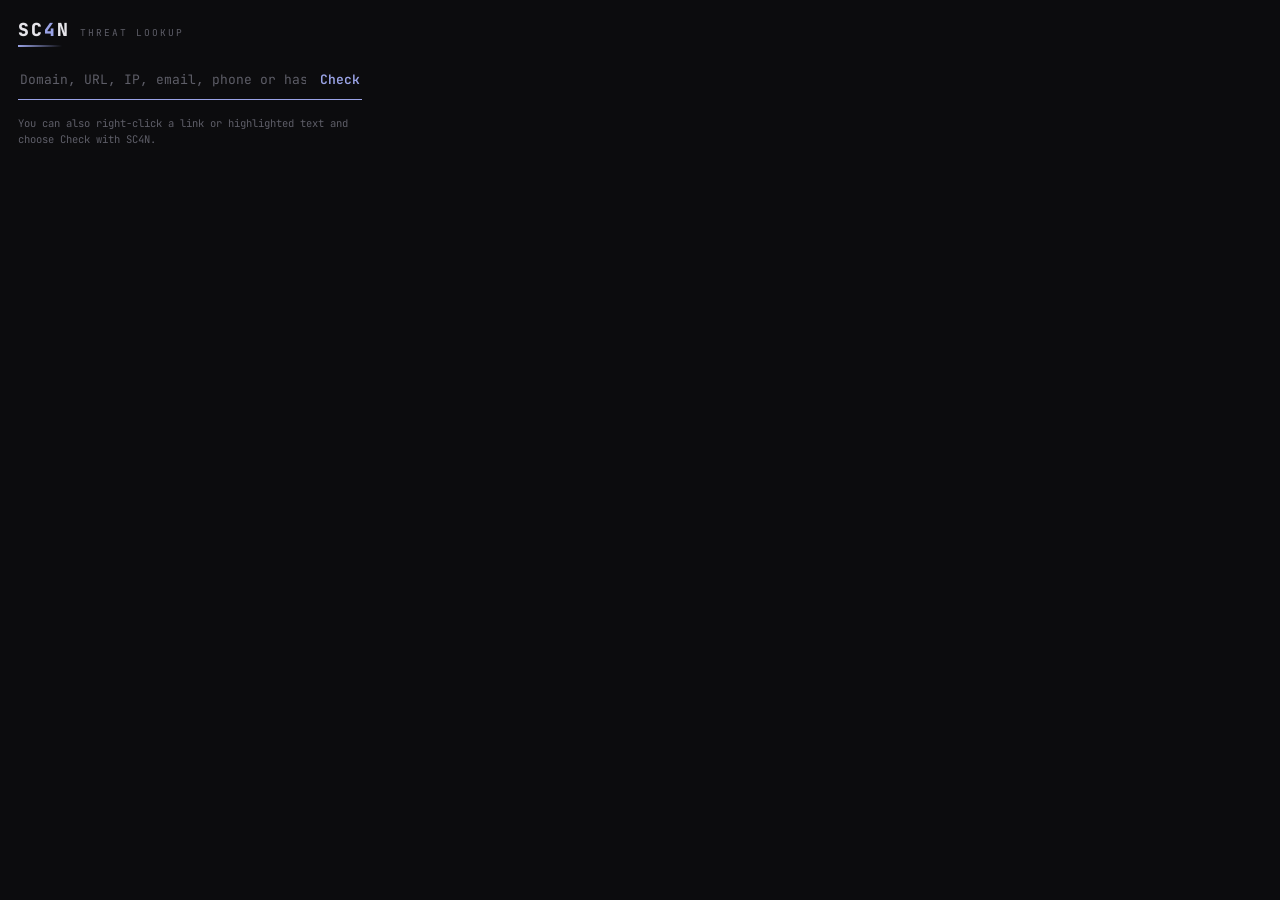
<file: extension/popup.html>
<!doctype html>
<html lang="en">
<head>
<meta charset="utf-8">
<title>SC4N Threat Lookup</title>
<link rel="stylesheet" href="popup.css">
</head>
<body>
  <header><span class="wm">SC<span class="x">4</span>N</span><span class="sub">Threat lookup</span></header>
  <form id="f" autocomplete="off">
    <input id="q" placeholder="Domain, URL, IP, email, phone or hash" spellcheck="false" autofocus>
    <button type="submit">Check</button>
  </form>
  <button id="site" class="site" type="button" hidden>Check this site: <span id="host"></span></button>
  <div id="out" aria-live="polite"></div>
  <footer>You can also right-click a link or highlighted text and choose Check with SC4N.</footer>
  <script src="popup.js"></script>
</body>
</html>
</file>
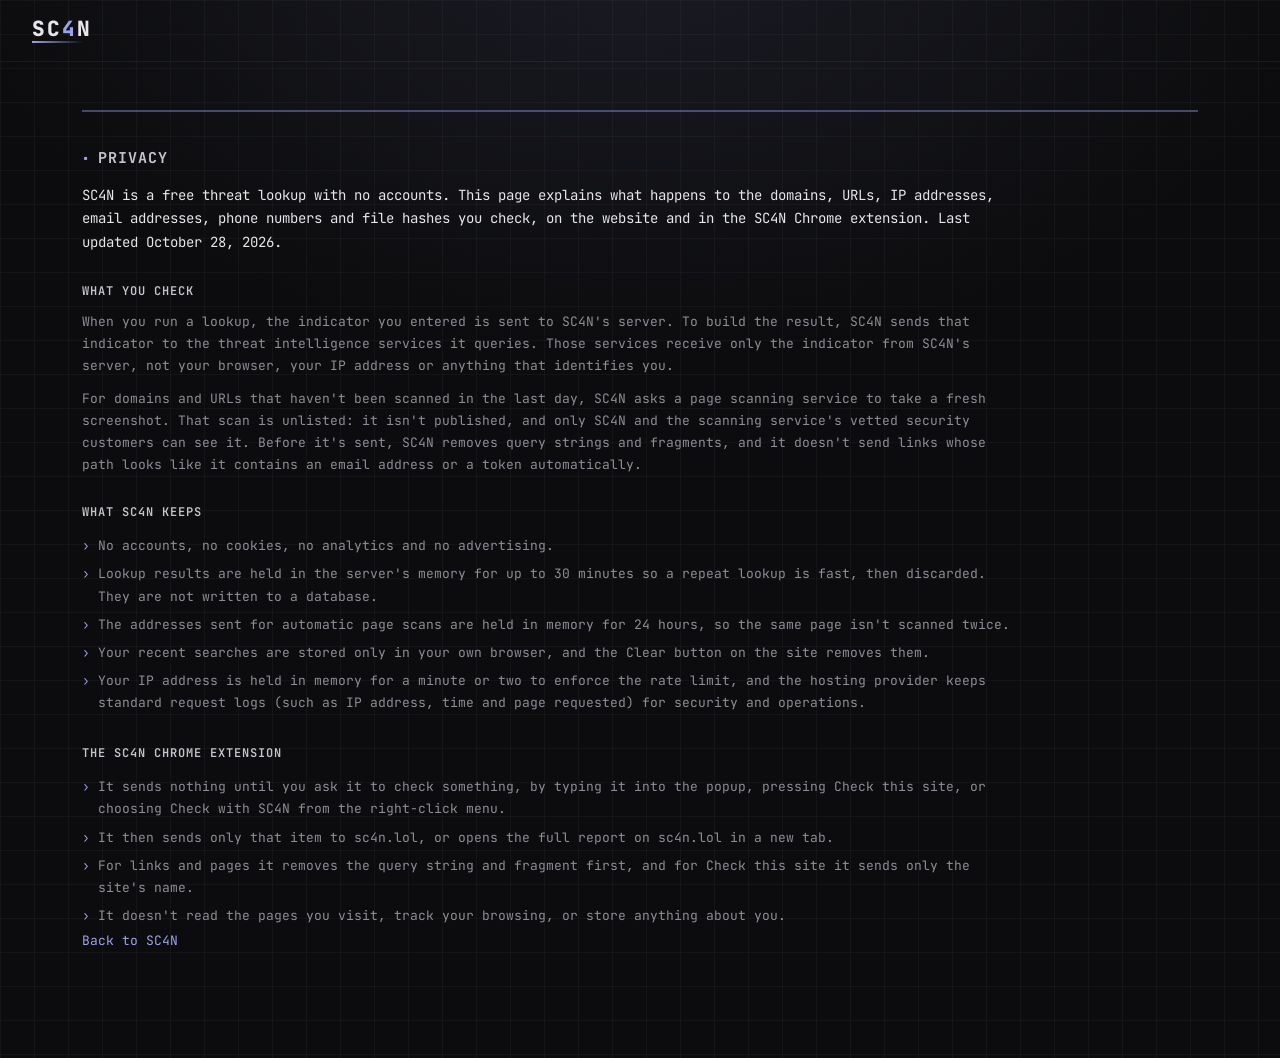
<file: templates/privacy.html>
<!DOCTYPE html>
<html lang="en">
<head>
<meta charset="UTF-8">
<meta name="viewport" content="width=device-width, initial-scale=1">
<title>Privacy | SC4N</title>
<meta name="description" content="What SC4N and the SC4N Chrome extension do with the indicators you check: no accounts, no cookies, no analytics.">
<link rel="canonical" href="https://sc4n.lol/privacy">
<meta name="theme-color" content="#0c0c0e">
<link rel="icon" type="image/svg+xml" href="/static/favicon.svg?v=2">
<link rel="stylesheet" href="/static/style.css?v={{ css_v }}">
</head>
<body>
<header>
  <a href="/" class="brand-link" aria-label="SC4N home"><h1 class="brand"><span class="wm">SC<span class="wm-x">4</span>N</span></h1></a>
</header>
<div class="wrap">
  <section class="about privacy" aria-labelledby="privacy-h">
    <h2 id="privacy-h">Privacy</h2>
    <p class="about-lead">SC4N is a free threat lookup with no accounts. This page explains what happens to the
      domains, URLs, IP addresses, email addresses, phone numbers and file hashes you check, on the website and in
      the SC4N Chrome extension. Last updated October 28, 2026.</p>

    <h3>What you check</h3>
    <p>When you run a lookup, the indicator you entered is sent to SC4N's server. To build the result, SC4N sends
      that indicator to the threat intelligence services it queries. Those services receive only the indicator
      from SC4N's server, not your browser, your IP address or anything that identifies you.</p>
    <p>For domains and URLs that haven't been scanned in the last day, SC4N asks a page scanning service to take a
      fresh screenshot. That scan is unlisted: it isn't published, and only SC4N and the scanning service's vetted
      security customers can see it. Before it's sent, SC4N removes query strings and fragments, and it doesn't
      send links whose path looks like it contains an email address or a token automatically.</p>

    <h3>What SC4N keeps</h3>
    <ul>
      <li>No accounts, no cookies, no analytics and no advertising.</li>
      <li>Lookup results are held in the server's memory for up to 30 minutes so a repeat lookup is fast, then
        discarded. They are not written to a database.</li>
      <li>The addresses sent for automatic page scans are held in memory for 24 hours, so the same page isn't
        scanned twice.</li>
      <li>Your recent searches are stored only in your own browser, and the Clear button on the site removes them.</li>
      <li>Your IP address is held in memory for a minute or two to enforce the rate limit, and the hosting provider
        keeps standard request logs (such as IP address, time and page requested) for security and operations.</li>
    </ul>

    <h3>The SC4N Chrome extension</h3>
    <ul>
      <li>It sends nothing until you ask it to check something, by typing it into the popup, pressing Check this
        site, or choosing Check with SC4N from the right-click menu.</li>
      <li>It then sends only that item to sc4n.lol, or opens the full report on sc4n.lol in a new tab.</li>
      <li>For links and pages it removes the query string and fragment first, and for Check this site it sends only
        the site's name.</li>
      <li>It doesn't read the pages you visit, track your browsing, or store anything about you.</li>
    </ul>

    <p class="privacy-back"><a href="/">Back to SC4N</a></p>
  </section>
</div>
</body>
</html>
</file>
<file: extension/popup.css>
@font-face {
  font-family: "JetBrains Mono";
  src: url("fonts/jetbrains-mono.woff2") format("woff2");
  font-weight: 100 800;
}
:root {
  --bg: #0c0c0e; --text: #e6e5ea; --muted: #8d8d97; --faint: #5e5e68; --line: rgba(255,255,255,0.08);
  --divider: rgba(154,163,230,0.4); --accent: #9aa3e6; --good: #57b083; --warn: #d4a24a; --bad: #df7373;
}
* { box-sizing: border-box; }
body {
  margin: 0; width: 380px; padding: 16px 18px 14px; background: var(--bg); color: var(--text);
  font: 13px/1.55 "JetBrains Mono", ui-monospace, Consolas, monospace;
}
header { display: flex; align-items: baseline; gap: 10px; margin-bottom: 14px; }
.wm { font-weight: 800; font-size: 18px; letter-spacing: 2px; padding-bottom: 3px; position: relative; }
.wm::after { content: ""; position: absolute; left: 0; right: 0; bottom: 0; height: 2px; background: linear-gradient(90deg, var(--accent), transparent 85%); }
.x { color: var(--accent); }
.sub { font-size: 9.5px; letter-spacing: 2px; text-transform: uppercase; color: var(--faint); }
form { display: flex; border-bottom: 1px solid var(--line); }
form:focus-within { border-bottom-color: var(--accent); }
input { flex: 1; min-width: 0; background: transparent; border: 0; outline: 0; color: var(--text); font: inherit; padding: 9px 2px; }
input::placeholder { color: var(--faint); }
button { font: inherit; cursor: pointer; }
form button { background: transparent; border: 0; color: var(--accent); font-weight: 600; padding: 0 2px 0 12px; }
form button:hover { color: var(--text); }
.site { display: block; margin-top: 10px; background: transparent; border: 0; padding: 0; color: var(--muted); font-size: 11.5px; text-align: left; }
.site:hover { color: var(--text); }
.site[hidden] { display: none; }
.site span { color: var(--accent); }
#out:not(:empty) { margin-top: 16px; padding-top: 14px; border-top: 2px solid var(--divider); }
.loading { color: var(--muted); font-size: 12px; word-break: break-all; }
.loading b { color: var(--text); font-weight: 600; }
.bar { display: block; height: 3px; margin-top: 10px; background: var(--line); border-radius: 2px; overflow: hidden; }
.bar i { display: block; height: 100%; width: 40%; background: var(--accent); animation: slide 1.2s ease-in-out infinite; }
@keyframes slide { from { transform: translateX(-100%); } to { transform: translateX(260%); } }
.verdict .v { font-size: 20px; font-weight: 700; }
.verdict .meta { color: var(--muted); font-size: 11.5px; word-break: break-all; margin-top: 2px; }
.verdict.bad .v { color: var(--bad); }
.verdict.warn .v, .verdict.lowmod .v { color: var(--warn); }
.verdict.good .v { color: var(--good); }
.verdict.neutral .v { color: var(--muted); }
ul { list-style: none; margin: 12px 0 0; padding: 0; }
li { position: relative; padding: 2px 0 2px 14px; font-size: 12px; }
li::before { content: "\203A"; position: absolute; left: 0; color: var(--accent); }
.note { color: var(--muted); font-size: 11.5px; margin: 10px 0 0; }
.err { color: var(--muted); margin: 0; }
.full {
  margin-top: 14px; width: 100%; padding: 9px 12px; background: transparent; color: var(--accent);
  border: 1px solid var(--line); border-radius: 7px; font-weight: 600;
}
.full:hover { border-color: var(--accent); background: rgba(154,163,230,0.12); }
footer { margin-top: 16px; color: var(--faint); font-size: 10.5px; line-height: 1.5; }
</file>
<file: static/style.css>
/* JetBrains Mono (SIL OFL 1.1) — self-hosted, variable weight */
@font-face {
  font-family: "JetBrains Mono";
  src: url("/static/fonts/jetbrains-mono.woff2?v=1") format("woff2");
  font-weight: 100 800;
  font-style: normal;
  font-display: swap;
}

:root {
  --mono: "JetBrains Mono", ui-monospace, "SF Mono", Menlo, Consolas, monospace;
  --bg: #0c0c0e;
  --text: #e6e5ea;
  --muted: #8d8d97;
  --faint: #5e5e68;
  --line: rgba(255,255,255,0.08);
  --line-soft: rgba(255,255,255,0.05);
  --divider: rgba(154,163,230,0.4);   /* section dividers, 2px */
  --accent: #9aa3e6;
  --accent-2: #7b85d6;
  --accent-soft: rgba(154,163,230,0.12);
  --good: #57b083;
  --warn: #d4a24a;
  --bad: #df7373;
  --crit: #e96a6a;
}
* { box-sizing: border-box; }
html, body { margin: 0; padding: 0; min-height: 100%; }
body {
  background-color: var(--bg);
  /* console grid + soft overhead glow */
  background-image:
    radial-gradient(ellipse 75% 55% at 50% -6%, rgba(154,163,230,0.10), transparent 72%),
    linear-gradient(rgba(255,255,255,0.032) 1px, transparent 1px),
    linear-gradient(90deg, rgba(255,255,255,0.032) 1px, transparent 1px);
  background-size: 100% 100%, 34px 34px, 34px 34px;
  color: var(--text);
  font-family: var(--mono);
  font-size: 14px;
  line-height: 1.6;
  -webkit-font-smoothing: antialiased;
  -moz-osx-font-smoothing: grayscale;
  min-height: 100vh;
}
::-webkit-scrollbar { width: 8px; height: 8px; }
::-webkit-scrollbar-thumb { background: rgba(255,255,255,0.1); border-radius: 4px; }
::-webkit-scrollbar-track { background: transparent; }

header {
  padding: 18px 32px;
  display: flex;
  align-items: center;
  justify-content: space-between;
  border-bottom: 1px solid var(--line-soft);
}
header h1 { margin: 0; font-size: 16px; letter-spacing: .3px; font-weight: 600; }

/* header clock / utility rail */
.hdr-rail { display: flex; align-items: center; gap: 18px; font-size: 12px; }
.clock { display: flex; gap: 10px; }
.clock .ck {
  display: flex; flex-direction: column; line-height: 1.25; text-align: center;
  cursor: pointer; padding: 3px 7px; border-radius: 6px;
  border: 1px solid transparent; transition: background .12s, border-color .12s;
}
.clock .ck:hover { background: var(--accent-soft); border-color: var(--line); }
.clock .z { font-size: 9px; letter-spacing: 1.5px; color: var(--faint); text-transform: uppercase; }
.clock .t { font-size: 12.5px; color: var(--text); font-variant-numeric: tabular-nums; }
.clock .ck.utc .t { color: var(--accent); }
.clock .ck:hover .t { color: #b9c0f0; }
.clock .ck.flash .t { color: var(--good); }
@media (max-width: 980px) { .clock .ck:nth-child(1), .clock .ck:nth-child(2) { display: none; } }
@media (max-width: 680px) { .clock .ck:nth-child(3) { display: none; } header { padding: 14px 18px; } .clock { gap: 12px; } }
header h1.brand { display: flex; align-items: center; flex: 0 0 auto; }
/* wordmark */
.wm {
  font-family: var(--mono);
  font-weight: 800; font-size: 21px; letter-spacing: 2px; color: var(--text);
  position: relative; padding-bottom: 4px; line-height: 1;
}
.wm-x { color: var(--accent); }
.wm::after {
  content: ""; position: absolute; left: 0; right: 0; bottom: 0; height: 2px;
  background: linear-gradient(90deg, var(--accent), transparent 85%);
}

.wrap { max-width: 1180px; margin: 0 auto; padding: 0 32px 96px; }

/* search */
.search {
  display: flex;
  position: relative;
  border-bottom: 1px solid var(--line);
  background: transparent;
  margin: 56px auto 10px;
  max-width: 680px;
  transition: border-color .2s;
}
/* focus underline draws in from the left */
.search::after {
  content: ""; position: absolute; left: 0; bottom: -1px; height: 2px; width: 100%;
  background: linear-gradient(90deg, var(--accent), var(--accent-2));
  transform: scaleX(0); transform-origin: left; transition: transform .35s cubic-bezier(.4,0,.2,1);
}
.search:focus-within::after { transform: scaleX(1); }
.search input {
  flex: 1; padding: 12px 4px; background: transparent; border: none;
  outline: none; color: var(--text); font-family: inherit; font-size: 15px;
}
.search input::placeholder { color: var(--faint); }
.search button {
  background: transparent; color: var(--accent); border: none; padding: 0 6px 0 18px;
  font-weight: 600; font-family: inherit; font-size: 14px; cursor: pointer; transition: color .15s;
}
.search button:hover { color: var(--text); }
.search button:disabled { color: var(--faint); cursor: not-allowed; }
.search button.clear {
  color: var(--muted); padding: 2px 9px; font-size: 20px; font-weight: 400; line-height: 1;
  align-self: center; border-radius: 6px; transition: color .15s, background .15s;
}
.search button.clear:hover { color: var(--text); background: rgba(255,255,255,0.07); }
.search button.clear[hidden] { display: none; }
.search button.stop { color: var(--bad); }
.search button.stop::before { content: "■ "; font-size: 10px; }
.hint { text-align: center; font-size: 11.5px; color: var(--muted); max-width: 740px; margin: 0 auto 20px; text-wrap: balance; }

/* recent searches */
.recent { margin: 0 auto 26px; display: flex; flex-wrap: nowrap; gap: 14px; align-items: center; justify-content: center; max-width: 1180px; padding: 0 24px; }
.recent:empty { margin: 0; }
.recent .rlabel { font-size: 9.5px; letter-spacing: 2px; text-transform: uppercase; color: var(--faint); flex: 0 0 auto; }
/* chips sit in a shrinkable middle so RECENT/CLEAR don't clip */
.rchips { display: flex; align-items: center; gap: 18px; overflow: hidden; flex: 0 1 auto; min-width: 0; }
.rchip {
  display: inline-flex; align-items: center; gap: 7px; font-size: 12px; color: var(--muted);
  cursor: pointer; max-width: 160px; border-bottom: 1px solid transparent;
  transition: color .12s, border-color .12s; flex: 0 0 auto;
}
.rchip:hover { color: var(--text); border-bottom-color: var(--accent); }
.rchip .rdot { width: 7px; height: 7px; border-radius: 50%; flex: 0 0 auto; }
.rchip .rt { overflow: hidden; text-overflow: ellipsis; white-space: nowrap; }
.rclear {
  flex: 0 0 auto; font-size: 10px; color: var(--muted); cursor: pointer; letter-spacing: 1px;
  text-transform: uppercase; border: 1px solid var(--line); border-radius: 5px; padding: 3px 10px; margin-left: 4px;
  transition: color .12s, border-color .12s;
}
.rclear:hover { color: var(--bad); border-color: var(--bad); }
.hint code { color: var(--accent); padding: 0 3px; }

.status { text-align: center; font-size: 12px; color: var(--muted); margin-bottom: 26px; min-height: 16px; }
.status .dot {
  display: inline-block; width: 6px; height: 6px; border-radius: 50%;
  background: var(--accent); margin-right: 7px; animation: pulse 1.2s infinite; vertical-align: middle;
}
@keyframes pulse { 0%{opacity:.3} 50%{opacity:1} 100%{opacity:.3} }
.scanning::after { content:"_"; animation: blink 1s steps(2,start) infinite; margin-left:2px; }
@keyframes blink { to { visibility: hidden; } }

/* loader: progress bar + step text + percentage */
.loader { max-width: 560px; margin: 0 auto; }
.loader-bar { height: 3px; background: var(--line); border-radius: 2px; overflow: hidden; }
.loader-bar i {
  display: block; height: 100%; width: 0%; border-radius: 2px;
  background: var(--accent); transition: width .45s ease;
}
.loader-step { font-size: 12px; color: var(--muted); margin-top: 12px; letter-spacing: .3px; display: flex; justify-content: space-between; gap: 12px; }
.loader-step .lstep::before { content: "› "; color: var(--accent); }
.loader-step b { color: var(--text); font-weight: 600; }
.loader-note { font-size: 11.5px; color: var(--muted); margin-top: 10px; letter-spacing: .3px; text-align: left; }
.loader-note b { color: var(--accent); font-weight: 600; }
.loader-step .lpct { color: var(--accent); font-variant-numeric: tabular-nums; font-weight: 600; }

/* ---- verdict: no box, big type, hairline below ---- */
.verdict {
  display: flex; align-items: center; gap: 22px; flex-wrap: wrap;
  padding-bottom: 26px;
}
.verdict .score-ring {
  width: 64px; height: 64px; border-radius: 50%; flex: 0 0 auto;
  display: grid; place-items: center; font-size: 17px; font-weight: 800;
  background: conic-gradient(var(--ring) calc(var(--pct) * 1%), rgba(255,255,255,0.09) 0);
  animation: ringFill 1s cubic-bezier(.22,1,.36,1) both;
}
/* animate the conic-gradient fill on reveal */
@property --pct { syntax: "<number>"; initial-value: 0; inherits: true; }
@keyframes ringFill { from { --pct: 0; } }
@media (prefers-reduced-motion: reduce) { .verdict .score-ring { animation: none; } }
.verdict .score-ring i {
  width: 48px; height: 48px; border-radius: 50%; background: var(--bg);
  display: grid; place-items: center; font-style: normal; color: var(--ring);
}
.verdict .v-main { flex: 1; min-width: 220px; }
.verdict .v-main .label { font-size: 10.5px; text-transform: uppercase; letter-spacing: 2px; color: var(--faint); }
.verdict .v-main .val { font-size: 28px; font-weight: 700; margin: 4px 0; letter-spacing: .2px; }
.verdict .v-main .ioc { font-size: 12.5px; color: var(--muted); word-break: break-all; }
.verdict.low    .val { color: var(--good); }
.verdict.lowmod .val { color: var(--warn); }
.verdict.suspicious .val { color: var(--warn); }
.verdict.malicious  .val { color: var(--crit); }
.verdict.neutral .val { color: var(--muted); }

.tags { display: flex; gap: 8px; flex-wrap: wrap; margin: 12px 0 0; }
.tag {
  font-size: 11px; padding: 2px 0; color: #e0908f; letter-spacing: .3px;
}
.tag::before { content: "▸ "; color: var(--crit); }
.tag b { color: #f2b6b5; font-weight: 600; }
.tag[title] { cursor: help; }
.tag + .tag { margin-left: 14px; }

/* ---- signals: plain list ---- */
.signals { padding: 22px 0 4px; border-top: 2px solid var(--divider); }
.signals h3, .section h3, .ticket-h, .brief h3 {
  font-size: 12.5px; letter-spacing: 1px; text-transform: uppercase; color: #c4c4ce;
  margin: 0 0 14px; font-weight: 600;
}
.signals h3::before, .ticket-h .thd::before, .brief h3::before {
  content: "▪"; color: var(--accent); margin-right: 8px; font-size: 11px; vertical-align: 1px;
}

/* human-readable brief */
.brief { padding: 24px 0 24px; border-top: 2px solid var(--divider); }
.brief p { margin: 0; font-size: 14.5px; line-height: 1.8; color: var(--text); max-width: 940px; }
.signals ul { list-style: none; margin: 0; padding: 0;
  columns: 2; column-gap: 48px; }
.signals li { padding: 3px 0 3px 16px; position: relative; font-size: 13px; break-inside: avoid; }
.signals li::before { content: "›"; position: absolute; left: 0; color: var(--accent); }

/* ---- detail sections ---- */
.grid {
  display: grid;
  grid-template-columns: repeat(auto-fit, minmax(330px, 1fr));
  column-gap: 56px; row-gap: 40px;
  margin-top: 40px; padding-top: 34px;
  border-top: 2px solid var(--divider);
}
.card { background: transparent; border: none; border-radius: 0; padding: 0; }
.card.span2 { grid-column: 1 / -1; }
.card h3 {
  font-size: 12.5px; letter-spacing: 1px; text-transform: uppercase; color: #c4c4ce;
  margin: 0 0 16px; padding-bottom: 10px; font-weight: 600;
  /* periwinkle underline */
  border-bottom: 2px solid rgba(154,163,230,0.4);
  display: flex; justify-content: space-between; align-items: center;
}
.card h3 .ttl::before {
  content: "▪"; color: var(--accent); margin-right: 8px; font-size: 11px; vertical-align: 1px;
}
.kv { display: grid; grid-template-columns: 116px 1fr; gap: 8px 14px; font-size: 13px; align-items: start; }
.kv .k { color: var(--muted); }
.kv .v { word-break: break-word; color: var(--text); }
/* hover tooltip for cryptic metrics */
.kv.has-tip { position: relative; cursor: help; }
.kv.has-tip .k { text-decoration: underline dotted rgba(255,255,255,0.28); text-underline-offset: 3px; }
.kv.has-tip::after {
  content: attr(data-tip);
  position: absolute; left: 0; top: 100%; margin-top: 5px; z-index: 40;
  width: max-content; max-width: 300px; white-space: pre-line;
  background: #17171c; border: 1px solid var(--line); color: var(--text);
  font-size: 11.5px; line-height: 1.5; padding: 9px 12px; border-radius: 8px;
  box-shadow: 0 10px 28px rgba(0,0,0,0.6);
  opacity: 0; transform: translateY(-3px); pointer-events: none; transition: opacity .12s, transform .12s;
}
.kv.has-tip:hover::after { opacity: 1; transform: translateY(0); }
.v.bad { color: var(--bad); } .v.warn { color: var(--warn); } .v.good { color: var(--good); }
.v.scroll-val {
  max-height: 124px; overflow-y: auto; white-space: pre-wrap;
  font-size: 11.5px; line-height: 1.5; color: var(--muted);
  padding-right: 6px;
}
.pill { font-size: 10.5px; padding: 1px 7px; border-radius: 4px; border: 1px solid var(--line); color: var(--muted); }
.pill.on { color: var(--good); border-color: rgba(87,176,131,.4); }
.pill.off { color: var(--bad); border-color: rgba(223,115,115,.4); }
pre { margin: 0; font-family: inherit; font-size: 12.5px; color: var(--text); white-space: pre-wrap; word-break: break-word; }
a { color: var(--accent); text-decoration: none; }
a:hover { color: #b9c0f0; text-decoration: underline; }
.subs { max-height: 220px; overflow: auto; font-size: 12px; }
.subs div { padding: 1px 0; color: var(--muted); }
/* hosts & services table */
.htable { margin-top: 12px; max-height: 360px; overflow-y: auto; font-size: 12px; }
.hrow {
  display: grid; grid-template-columns: minmax(0, 1.25fr) 128px minmax(0, 1fr) minmax(0, 1.5fr);
  gap: 16px; padding: 6px 0; border-bottom: 1px solid var(--line-soft); align-items: baseline;
}
.hrow > span { min-width: 0; overflow: hidden; text-overflow: ellipsis; white-space: nowrap; }
.hrow.hhead {
  position: sticky; top: 0; background: var(--bg); z-index: 1;
  font-size: 9.5px; letter-spacing: 2px; text-transform: uppercase; color: var(--faint);
  border-bottom: 1px solid var(--line);
}
.h-host { color: var(--text); }
.h-ip { color: var(--accent); font-variant-numeric: tabular-nums; }
.h-own, .h-web { color: var(--muted); }
.h-web i { font-style: normal; color: #b4b4be; }
.subs.cert-only { margin-top: 8px; columns: 3 200px; column-gap: 24px; }
.htable + .cert-gap { margin-top: 18px; }
@media (max-width: 680px) {
  .hrow { grid-template-columns: minmax(0, 1fr) auto; gap: 2px 12px; }
  .hrow .h-own, .hrow .h-web { grid-column: 1 / -1; }
  .hrow.hhead span:nth-child(n+3) { display: none; }
}

/* ---- ticket: borderless, content in a subtle inset ---- */
.ticket { margin-top: 40px; padding-top: 34px; border-top: 2px solid var(--divider); }
.ticket .ticket-h { display: flex; justify-content: space-between; align-items: center; gap: 12px; flex-wrap: wrap; margin-bottom: 14px; }
.ticket-tabs { display: flex; gap: 6px; align-items: center; flex-wrap: wrap; }
.ttab {
  background: transparent; border: 1px solid transparent; color: var(--muted);
  font-family: inherit; font-size: 11px; padding: 5px 12px; border-radius: 6px; cursor: pointer;
  letter-spacing: .5px; transition: color .15s, border-color .15s, background .15s;
}
.ttab:hover { color: var(--text); }
.ttab.active { color: var(--accent); font-weight: 700; border-color: rgba(154,163,230,0.4); background: var(--accent-soft); }
/* active report title */
.ticket-body .rt-title { color: var(--accent); font-weight: 800; letter-spacing: .5px; }
/* report panel */
.ticket-body {
  font-size: 12.5px; color: var(--text); line-height: 1.7;
  background: rgba(255,255,255,0.025); border: 1px solid var(--line);
  border-left: 2px solid var(--accent); border-radius: 0 8px 8px 0;
  padding: 16px 20px; overflow-x: auto;
}
.copybtn {
  background: transparent; color: var(--accent); border: 1px solid var(--line);
  font-family: inherit; font-size: 11px; padding: 5px 12px; cursor: pointer;
  letter-spacing: 1px; text-transform: uppercase; border-radius: 6px; transition: border-color .15s, background .15s;
}
.copybtn:hover { color: var(--text); border-color: var(--accent); background: var(--accent-soft); }
.livebtn {
  background: transparent; color: var(--accent); border: 1px solid var(--line);
  border-radius: 7px; font-family: inherit; font-size: 13.5px; font-weight: 600;
  padding: 11px 22px; cursor: pointer; letter-spacing: .4px;
  transition: border-color .15s, background .15s;
}
.livebtn:hover { border-color: var(--accent); background: var(--accent-soft); }

/* urlscan: full-width section with two-column (details | screenshot) */
.us-section { margin-top: 44px; padding-top: 0; }   /* no top divider */
.us-grid { display: grid; grid-template-columns: minmax(0, 1fr) minmax(0, 1.15fr); gap: 36px; align-items: start; }
.us-info .kv { font-size: 13px; }
.us-info .scanrow { margin-top: 8px; }
.us-info .scanrow a { word-break: break-all; }
.us-shot { margin: 0; }
.us-shot img { width: 100%; display: block; border: 1px solid var(--line); border-radius: 8px; margin: 0; }
.us-shot .us-cap { font-size: 11px; color: var(--muted); margin-top: 8px; word-break: break-all; }
@media (max-width: 820px) { .us-grid { grid-template-columns: 1fr; gap: 22px; } }
.live-alert {
  font-size: 12.5px; color: #e89595; padding: 8px 12px; margin-bottom: 12px;
  border-left: 2px solid var(--crit); background: rgba(233,106,106,.08); border-radius: 0 4px 4px 0;
}
.live-alert b { color: #f0adad; }

/* prominent malicious-redirect warning */
.redirect-alert {
  display: flex; gap: 16px; align-items: flex-start;
  background: rgba(233,106,106,0.10);
  border: 1px solid rgba(233,106,106,0.40);
  border-left: 4px solid var(--crit);
  border-radius: 10px; padding: 16px 20px; margin-bottom: 26px;
}
.redirect-alert .ra-icon {
  font-size: 24px; line-height: 1.1; color: var(--crit); flex: 0 0 auto;
  animation: raPulse 1.5s ease-in-out infinite;
}
@keyframes raPulse { 0%,100% { opacity:.55; transform: scale(1); } 50% { opacity:1; transform: scale(1.15); } }
.redirect-alert .ra-title {
  font-size: 13px; font-weight: 700; color: #f3b0b0; letter-spacing: .6px;
  text-transform: uppercase; margin-bottom: 5px;
}
.redirect-alert .ra-text { font-size: 13.5px; color: var(--text); line-height: 1.65; }
.redirect-alert .ra-text b { color: #f3b0b0; }
.us-shot.danger img { border-color: var(--crit); box-shadow: 0 0 0 1px rgba(233,106,106,0.35); }
.us-shot.danger .us-cap { color: #e89595; }

/* ---- stale-scan reminder: the age as a figure (like the clocks / coverage count), a rule, then the why ---- */
.stale-note { display: flex; align-items: center; gap: 16px; margin: 0 0 20px; }
.sn-age { flex: 0 0 auto; display: flex; flex-direction: column; align-items: flex-start; line-height: 1; }
.sn-age b { font-size: 24px; font-weight: 700; color: var(--accent); font-variant-numeric: tabular-nums; }
.sn-age span { font-size: 9px; letter-spacing: 1.5px; text-transform: uppercase; color: var(--faint); margin-top: 5px; }
.sn-text {
  font-size: 12.5px; line-height: 1.6; color: var(--muted);
  padding-left: 16px; border-left: 2px solid var(--divider);
}
.sn-text b { color: var(--text); font-weight: 600; }
/* a note that needs setting apart without an alarm colour */
.ruled-note { color: var(--text); line-height: 1.6; padding-left: 12px; border-left: 2px solid var(--divider); }
.muted { color: var(--muted); }
/* ---- newly registered domain: the age as a red figure, a red rule, then the why ---- */
.fresh-alert { display: flex; align-items: center; gap: 18px; padding: 22px 0 24px; border-top: 2px solid var(--divider); }
.fa-age { flex: 0 0 auto; display: flex; flex-direction: column; align-items: flex-start; line-height: 1; min-width: 58px; }
.fa-age b { font-size: 36px; font-weight: 800; color: var(--crit); font-variant-numeric: tabular-nums; letter-spacing: -1px; }
.fa-age span { font-size: 9px; letter-spacing: 1.5px; text-transform: uppercase; color: var(--faint); margin-top: 7px; white-space: nowrap; }
.fa-text {
  font-size: 13px; line-height: 1.65; color: var(--muted); max-width: 940px;
  padding-left: 18px; border-left: 2px solid rgba(233,106,106,0.55);
}
.fa-text b { color: var(--text); font-weight: 600; }
.fa-title { font-size: 12.5px; letter-spacing: 1px; text-transform: uppercase; color: #f0adad; font-weight: 700; margin-bottom: 4px; }
/* ---- source coverage rail: one segment per core source, solid = answered, hatched = no answer ---- */
.coverage { padding: 22px 0 24px; border-top: 2px solid var(--divider); }
.coverage h3 {
  display: flex; justify-content: space-between; align-items: baseline; flex-wrap: wrap; gap: 6px 12px;
  font-size: 12.5px; letter-spacing: 1px; text-transform: uppercase; color: #c4c4ce;
  margin: 0 0 16px; font-weight: 600;
}
.coverage h3 .ttl { white-space: nowrap; }
.coverage h3 .ttl::before { content: "▪"; color: var(--accent); margin-right: 8px; font-size: 11px; vertical-align: 1px; }
.cv-count { font-size: 10.5px; letter-spacing: 1.5px; color: var(--faint); font-variant-numeric: tabular-nums; white-space: nowrap; }
.cv-count b { color: var(--accent); font-size: 14px; font-weight: 700; letter-spacing: 0; }
.coverage.thin .cv-count b { color: var(--bad); }
.cv-rail { display: grid; grid-template-columns: repeat(auto-fit, minmax(104px, 1fr)); gap: 14px 3px; }
.cv-cell { min-width: 0; }
.cv-seg {
  display: block; height: 6px; margin-bottom: 10px; background: var(--accent);
  transform-origin: left; animation: cvFill .45s cubic-bezier(.4,0,.2,1) both; animation-delay: calc(var(--i) * 45ms);
}
.cv-cell:first-child .cv-seg { border-radius: 2px 0 0 2px; }
.cv-cell:last-child .cv-seg { border-radius: 0 2px 2px 0; }
/* hatching = no data, the chart convention */
.cv-cell.miss .cv-seg {
  background: repeating-linear-gradient(135deg, rgba(255,255,255,0.28) 0 1.5px, transparent 1.5px 5px);
  box-shadow: inset 0 0 0 1px rgba(255,255,255,0.12);
}
.cv-name { display: block; font-size: 11px; color: var(--muted); white-space: nowrap; overflow: hidden; text-overflow: ellipsis; padding-right: 8px; }
.cv-cell.miss .cv-name { color: var(--text); }
.cv-why { display: block; font-size: 10.5px; color: var(--faint); margin-top: 3px; padding-right: 8px; }
.cv-note { margin: 18px 0 0; font-size: 12.5px; line-height: 1.65; color: var(--muted); max-width: 940px; }
.cv-note::before { content: "› "; color: var(--accent); }
.cv-note b { color: var(--text); font-weight: 600; }
.cv-rerun { color: var(--accent); letter-spacing: 1.5px; }
.cv-rerun:hover { color: #b9c0f0; text-decoration: none; }
@keyframes cvFill { from { transform: scaleX(0); } }
@media (prefers-reduced-motion: reduce) { .cv-seg { animation: none; } }
#status .cached { color: var(--muted); }
#status .refresh { color: var(--accent); }
.hidden { display: none; }
/* ---- about: what SC4N is, below the results ---- */
body.searched .about { display: none; }
.about { margin-top: 72px; padding-top: 34px; border-top: 2px solid var(--divider); color: var(--muted); font-size: 13px; line-height: 1.7; }
.about h2 { font-size: 15px; letter-spacing: 1px; text-transform: uppercase; color: #c4c4ce; margin: 0 0 12px; font-weight: 700; }
.about h2::before { content: "\25AA"; color: var(--accent); margin-right: 8px; font-size: 12px; vertical-align: 1px; }
.about h3 { font-size: 12px; letter-spacing: 1px; text-transform: uppercase; color: #c4c4ce; margin: 26px 0 10px; font-weight: 600; }
.about-lead { color: var(--text); font-size: 14px; max-width: 940px; margin: 0; }
.about-grid { display: grid; grid-template-columns: 1.3fr 1fr; column-gap: 56px; }
.about ul { list-style: none; margin: 0; padding: 0; }
.about li { position: relative; padding: 3px 0 3px 16px; }
.about li::before { content: "\203A"; position: absolute; left: 0; color: var(--accent); }
.about b, .about dt { color: var(--text); font-weight: 600; }
.about p { margin: 0 0 6px; }
.faq { margin: 0; max-width: 940px; }
.privacy-back { margin-top: 18px; }
.about-more { margin-top: 8px; }
.privacy { margin-top: 48px; }
.privacy ul { max-width: 940px; }
.privacy p { max-width: 940px; margin-bottom: 10px; }
.brand-link { color: inherit; text-decoration: none; }
.brand-link:hover { text-decoration: none; }
.faq dt { margin-top: 14px; }
.faq dd { margin: 3px 0 0; }
@media (max-width: 820px) { .about-grid { grid-template-columns: 1fr; } }
.fade-in { animation: fadeIn .25s ease forwards; }
@keyframes fadeIn { from{opacity:0;transform:translateY(5px)} to{opacity:1;transform:translateY(0)} }
.err { color: var(--bad); text-align: center; padding: 24px; }
</file>
